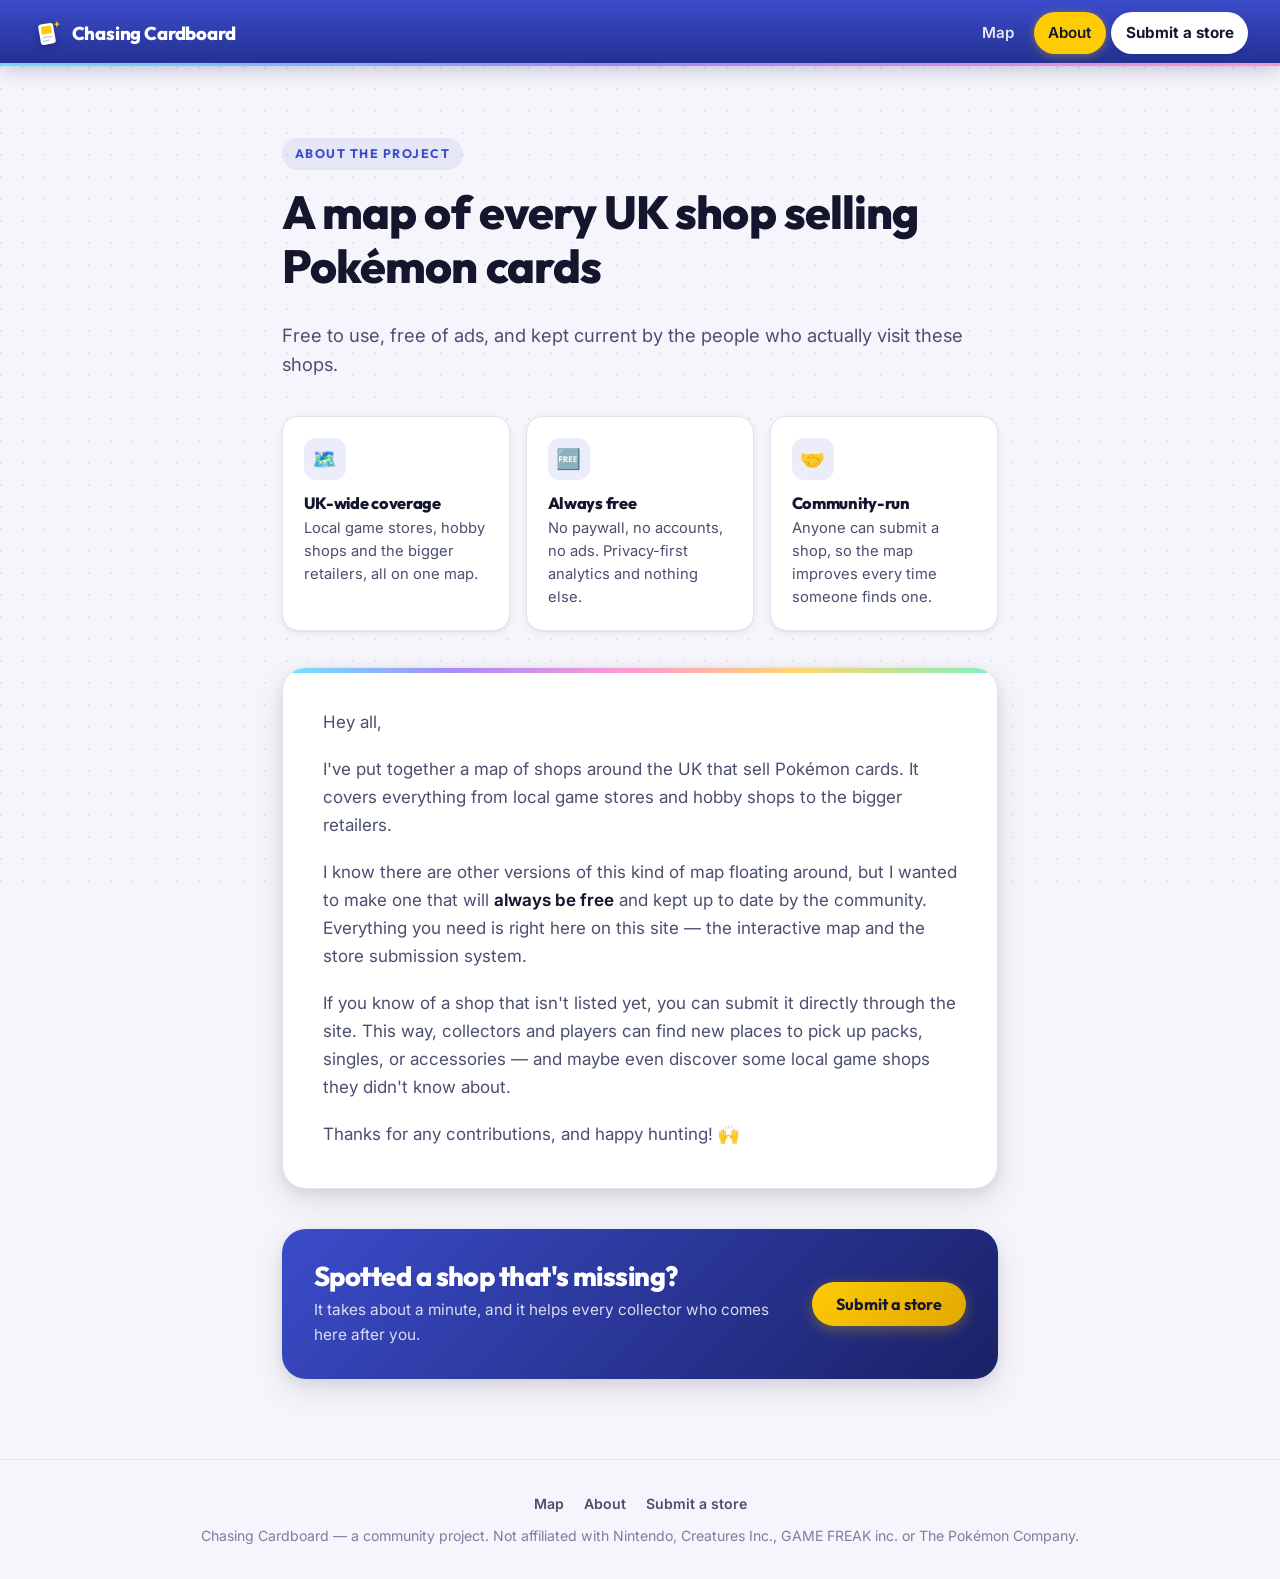
<file: about.html>
<!DOCTYPE html>
<html lang="en">
<head>
  <meta charset="UTF-8">
  <meta name="viewport" content="width=device-width, initial-scale=1.0">
  <title>About — Chasing Cardboard</title>
  <meta name="description" content="Why Chasing Cardboard exists: a free, community-maintained map of UK shops selling Pokémon cards, kept up to date by collectors and players.">

  <meta property="og:title" content="About — Chasing Cardboard">
  <meta property="og:description" content="A free, community-maintained map of UK shops selling Pokémon cards.">
  <meta property="og:type" content="website">
  <meta name="theme-color" content="#3b4cca">

  <link rel="icon" href="favicon.svg" type="image/svg+xml">
  <link rel="preconnect" href="https://fonts.googleapis.com">
  <link rel="preconnect" href="https://fonts.gstatic.com" crossorigin>
  <link href="https://fonts.googleapis.com/css2?family=Inter:wght@400;500;600&family=Outfit:wght@600;700;800&display=swap" rel="stylesheet">
  <link rel="stylesheet" href="style.css?v=20260914c">
</head>
<body class="has-page-bg">
  <a class="skip-link" href="#main">Skip to content</a>

  <header class="site-header">
    <a class="brand" href="index.html">
      <svg class="brand-mark" viewBox="0 0 64 64" aria-hidden="true">
        <g transform="rotate(-10 32 34)">
          <rect x="16" y="12" width="32" height="44" rx="6" fill="#fff"/>
          <rect x="21" y="17" width="22" height="17" rx="3" fill="#ffcb05"/>
          <rect x="21" y="39" width="22" height="3.5" rx="1.75" fill="#c9cce4"/>
          <rect x="21" y="46" width="14" height="3.5" rx="1.75" fill="#c9cce4"/>
        </g>
        <path d="M53 6l2 5.2L60 13l-5.2 2L53 20l-2-5L46 13l5-1.4z" fill="#ffcb05"/>
      </svg>
      Chasing Cardboard
    </a>
    <nav class="site-nav">
      <a class="nav-map" href="index.html">Map</a>
      <a href="about.html" aria-current="page">About</a>
      <a class="nav-cta" href="submit.html">Submit<span class="hide-sm"> a store</span></a>
    </nav>
  </header>

  <main class="page" id="main">
    <span class="eyebrow">About the project</span>
    <h1>A map of every UK shop selling Pokémon cards</h1>
    <p class="lede">Free to use, free of ads, and kept current by the people who actually visit these shops.</p>

    <ul class="features">
      <li class="feature">
        <div class="feature-icon" aria-hidden="true">🗺️</div>
        <h3>UK-wide coverage</h3>
        <p>Local game stores, hobby shops and the bigger retailers, all on one map.</p>
      </li>
      <li class="feature">
        <div class="feature-icon" aria-hidden="true">🆓</div>
        <h3>Always free</h3>
        <p>No paywall, no accounts, no ads. Privacy-first analytics and nothing else.</p>
      </li>
      <li class="feature">
        <div class="feature-icon" aria-hidden="true">🤝</div>
        <h3>Community-run</h3>
        <p>Anyone can submit a shop, so the map improves every time someone finds one.</p>
      </li>
    </ul>

    <div class="card card-holo prose">
      <p>Hey all,</p>
      <p>I've put together a map of shops around the UK that sell Pokémon cards. It covers everything from local game stores and hobby shops to the bigger retailers.</p>
      <p>I know there are other versions of this kind of map floating around, but I wanted to make one that will <strong>always be free</strong> and kept up to date by the community. Everything you need is right here on this site — the interactive map and the store submission system.</p>
      <p>If you know of a shop that isn't listed yet, you can submit it directly through the site. This way, collectors and players can find new places to pick up packs, singles, or accessories — and maybe even discover some local game shops they didn't know about.</p>
      <p style="margin-bottom:0">Thanks for any contributions, and happy hunting! 🙌</p>
    </div>

    <div class="callout" id="submit">
      <div>
        <h2>Spotted a shop that's missing?</h2>
        <p>It takes about a minute, and it helps every collector who comes here after you.</p>
      </div>
      <a class="btn btn-gold" href="submit.html">Submit a store</a>
    </div>
  </main>

  <footer class="site-footer">
    <nav>
      <a href="index.html">Map</a>
      <a href="about.html">About</a>
      <a href="submit.html">Submit a store</a>
    </nav>
    <p style="margin:0">Chasing Cardboard — a community project. Not affiliated with Nintendo, Creatures Inc., GAME FREAK inc. or The Pokémon Company.</p>
  </footer>

  <!-- 100% privacy-first analytics -->
  <script data-collect-dnt="true" async src="https://scripts.simpleanalyticscdn.com/latest.js"></script>
</body>
</html>
</file>
<file: style.css>
/* ==========================================================================
   Chasing Cardboard — shared stylesheet
   ========================================================================== */

/* --- Design tokens ------------------------------------------------------ */
:root {
  /* Brand */
  --indigo:       #3b4cca;
  --indigo-deep:  #232f8f;
  --indigo-dark:  #1a2166;
  --gold:         #ffcb05;
  --gold-deep:    #e0a800;
  --coral:        #ff5a5f;

  /* Neutrals */
  --ink:          #14162e;
  --ink-soft:     #4a4f70;
  --ink-faint:    #7b7fa0;
  --line:         #e4e3f0;
  --paper:        #f6f5fb;
  --card:         #ffffff;

  /* Holographic sheen used for accents */
  --holo: linear-gradient(110deg,
            #6ee7ff 0%, #a78bfa 24%, #ff9ad5 48%,
            #ffd66e 72%, #7ef0c0 100%);

  /* Structure */
  --nav-h:        66px;
  --radius:       16px;
  --radius-sm:    10px;
  --radius-lg:    24px;

  /* Shadows */
  --shadow-sm:  0 1px 2px rgba(20, 22, 46, .06),
                0 2px 8px rgba(20, 22, 46, .06);
  --shadow-md:  0 4px 12px rgba(20, 22, 46, .08),
                0 12px 32px rgba(20, 22, 46, .10);
  --shadow-lg:  0 8px 24px rgba(20, 22, 46, .10),
                0 24px 60px rgba(20, 22, 46, .16);

  --ease: cubic-bezier(.22, 1, .36, 1);
}

/* --- Reset -------------------------------------------------------------- */
*, *::before, *::after { box-sizing: border-box; }

html {
  height: 100%;
  -webkit-text-size-adjust: 100%;
  scroll-behavior: smooth;
}

body {
  margin: 0;
  min-height: 100%;
  background: var(--paper);
  color: var(--ink);
  font-family: 'Inter', -apple-system, BlinkMacSystemFont, 'Segoe UI',
               Roboto, Helvetica, Arial, sans-serif;
  font-size: 17px;
  line-height: 1.65;
  -webkit-font-smoothing: antialiased;
  -moz-osx-font-smoothing: grayscale;
}

img { max-width: 100%; display: block; }

/* Must beat the display values our components set on themselves */
[hidden] { display: none !important; }

/* Decorative dot grid behind content pages */
body.has-page-bg {
  background-image:
    radial-gradient(circle at 1px 1px, rgba(59, 76, 202, .10) 1px, transparent 0);
  background-size: 22px 22px;
  background-attachment: fixed;
}

h1, h2, h3, h4 {
  font-family: 'Outfit', 'Inter', system-ui, sans-serif;
  font-weight: 800;
  line-height: 1.15;
  letter-spacing: -.02em;
  color: var(--ink);
  margin: 0 0 .6em;
}

h1 { font-size: clamp(2rem, 5vw, 2.9rem); }
h2 { font-size: clamp(1.35rem, 3vw, 1.7rem); }
h3 { font-size: 1.12rem; }

p { margin: 0 0 1.1em; }

a { color: var(--indigo); }

:focus-visible {
  outline: 3px solid var(--gold);
  outline-offset: 3px;
  border-radius: 4px;
}

/* Skip link for keyboard users */
.skip-link {
  position: absolute;
  left: -9999px;
  top: 0;
  z-index: 300;
  background: var(--card);
  color: var(--ink);
  padding: .7rem 1.1rem;
  border-radius: 0 0 var(--radius-sm) 0;
  font-weight: 600;
}
.skip-link:focus { left: 0; }

/* --- Navbar ------------------------------------------------------------- */
.site-header {
  position: fixed;
  inset: 0 0 auto 0;
  height: var(--nav-h);
  z-index: 100;
  display: flex;
  align-items: center;
  justify-content: space-between;
  gap: 1rem;
  padding: 0 clamp(1rem, 4vw, 2rem);
  background: linear-gradient(180deg, var(--indigo) 0%, var(--indigo-deep) 100%);
  box-shadow: 0 2px 20px rgba(26, 33, 102, .28);
}

/* Holographic hairline under the nav */
.site-header::after {
  content: '';
  position: absolute;
  left: 0; right: 0; bottom: 0;
  height: 3px;
  background: var(--holo);
  background-size: 200% 100%;
  animation: holo-drift 14s linear infinite;
  opacity: .95;
}

@keyframes holo-drift {
  from { background-position:   0% 50%; }
  to   { background-position: 200% 50%; }
}

@media (prefers-reduced-motion: reduce) {
  .site-header::after { animation: none; }
  html { scroll-behavior: auto; }
}

.brand {
  display: inline-flex;
  align-items: center;
  gap: .6rem;
  color: #fff;
  text-decoration: none;
  font-family: 'Outfit', system-ui, sans-serif;
  font-weight: 800;
  font-size: 1.16rem;
  letter-spacing: -.01em;
  white-space: nowrap;
  transition: transform .25s var(--ease);
}
.brand:hover { transform: translateY(-1px); }

.brand-mark {
  width: 30px;
  height: 30px;
  flex: none;
  filter: drop-shadow(0 2px 4px rgba(0, 0, 0, .25));
  transition: transform .35s var(--ease);
}
.brand:hover .brand-mark { transform: rotate(-8deg) scale(1.06); }

.site-nav {
  display: flex;
  align-items: center;
  gap: .35rem;
}

.site-nav a {
  position: relative;
  display: inline-block;
  color: rgba(255, 255, 255, .88);
  text-decoration: none;
  font-weight: 600;
  font-size: .95rem;
  padding: .5rem .9rem;
  border-radius: 999px;
  transition: background .2s var(--ease), color .2s var(--ease);
}
.site-nav a:hover {
  background: rgba(255, 255, 255, .14);
  color: #fff;
}
.site-nav a[aria-current='page'] {
  color: var(--ink);
  background: var(--gold);
  box-shadow: 0 2px 10px rgba(255, 203, 5, .35);
}

.nav-cta {
  color: var(--ink) !important;
  background: #fff;
  font-weight: 700 !important;
  box-shadow: var(--shadow-sm);
}
.nav-cta:hover {
  background: var(--gold) !important;
  color: var(--ink) !important;
  transform: translateY(-1px);
}

/* --- Buttons ------------------------------------------------------------ */
.btn {
  display: inline-flex;
  align-items: center;
  justify-content: center;
  gap: .5rem;
  font-family: 'Outfit', system-ui, sans-serif;
  font-weight: 700;
  font-size: 1rem;
  line-height: 1;
  padding: .85rem 1.5rem;
  border: 0;
  border-radius: 999px;
  text-decoration: none;
  cursor: pointer;
  transition: transform .2s var(--ease), box-shadow .2s var(--ease),
              background .2s var(--ease);
}

.btn-primary {
  color: #fff;
  background: linear-gradient(135deg, var(--indigo) 0%, var(--indigo-deep) 100%);
  box-shadow: 0 4px 14px rgba(59, 76, 202, .35);
}
.btn-primary:hover {
  transform: translateY(-2px);
  box-shadow: 0 8px 22px rgba(59, 76, 202, .42);
}

.btn-gold {
  color: var(--ink);
  background: linear-gradient(135deg, var(--gold) 0%, var(--gold-deep) 100%);
  box-shadow: 0 4px 14px rgba(224, 168, 0, .35);
}
.btn-gold:hover {
  transform: translateY(-2px);
  box-shadow: 0 8px 22px rgba(224, 168, 0, .45);
}

.btn-ghost {
  color: var(--indigo);
  background: transparent;
  border: 2px solid var(--line);
}
.btn-ghost:hover { border-color: var(--indigo); background: #fff; }

/* --- Content pages ------------------------------------------------------ */
.page {
  max-width: 780px;
  margin: 0 auto;
  padding: calc(var(--nav-h) + clamp(2.5rem, 6vw, 4.5rem))
           clamp(1.15rem, 5vw, 2rem)
           clamp(3rem, 8vw, 5rem);
}

.eyebrow {
  display: inline-block;
  font-family: 'Outfit', system-ui, sans-serif;
  font-size: .78rem;
  font-weight: 700;
  letter-spacing: .12em;
  text-transform: uppercase;
  color: var(--indigo);
  background: rgba(59, 76, 202, .09);
  padding: .35rem .8rem;
  border-radius: 999px;
  margin-bottom: 1rem;
}

.lede {
  font-size: 1.15rem;
  line-height: 1.6;
  color: var(--ink-soft);
}

.prose { color: var(--ink-soft); }
.prose strong { color: var(--ink); font-weight: 650; }

.card {
  position: relative;
  background: var(--card);
  border: 1px solid var(--line);
  border-radius: var(--radius-lg);
  box-shadow: var(--shadow-md);
  padding: clamp(1.5rem, 4vw, 2.5rem);
  overflow: hidden;
}

.card-holo::before {
  content: '';
  position: absolute;
  inset: 0 0 auto 0;
  height: 5px;
  background: var(--holo);
}

/* Feature row */
.features {
  display: grid;
  grid-template-columns: repeat(auto-fit, minmax(210px, 1fr));
  gap: 1rem;
  margin: 2.25rem 0;
  padding: 0;
  list-style: none;
}

.feature {
  background: var(--card);
  border: 1px solid var(--line);
  border-radius: var(--radius);
  padding: 1.35rem 1.3rem;
  box-shadow: var(--shadow-sm);
  transition: transform .25s var(--ease), box-shadow .25s var(--ease);
}
.feature:hover {
  transform: translateY(-3px);
  box-shadow: var(--shadow-md);
}

.feature-icon {
  width: 42px;
  height: 42px;
  display: grid;
  place-items: center;
  border-radius: 12px;
  background: rgba(59, 76, 202, .1);
  margin-bottom: .85rem;
  font-size: 1.25rem;
}

.feature h3 { margin-bottom: .3rem; font-size: 1.02rem; }
.feature p  { margin: 0; font-size: .92rem; color: var(--ink-soft); line-height: 1.55; }

/* Callout */
.callout {
  display: flex;
  flex-wrap: wrap;
  align-items: center;
  justify-content: space-between;
  gap: 1.25rem;
  margin-top: 2.5rem;
  padding: clamp(1.4rem, 4vw, 2rem);
  border-radius: var(--radius-lg);
  background: linear-gradient(135deg, var(--indigo) 0%, var(--indigo-dark) 100%);
  color: #fff;
  box-shadow: var(--shadow-md);
}
.callout h2 { color: #fff; margin: 0 0 .3rem; }
.callout p  { margin: 0; color: rgba(255, 255, 255, .82); font-size: .96rem; }
.callout > div { min-width: 220px; flex: 1 1 380px; }

/* --- Footer ------------------------------------------------------------- */
.site-footer {
  border-top: 1px solid var(--line);
  padding: 2rem clamp(1.15rem, 5vw, 2rem);
  text-align: center;
  font-size: .88rem;
  color: var(--ink-faint);
}
.site-footer a { color: var(--ink-soft); text-decoration: none; font-weight: 600; }
.site-footer a:hover { color: var(--indigo); text-decoration: underline; }
.site-footer nav { margin-bottom: .5rem; display: flex; gap: 1.25rem; justify-content: center; flex-wrap: wrap; }

/* --- Small screens ------------------------------------------------------ */
@media (max-width: 700px) {
  :root { --nav-h: 60px; }

  body { font-size: 16px; }

  .site-header { padding: 0 .85rem; gap: .5rem; }
  .brand { font-size: .98rem; gap: .45rem; }
  .brand-mark { width: 26px; height: 26px; }
  .site-nav { gap: .15rem; }
  .site-nav a { padding: .45rem .75rem; font-size: .88rem; }

  /* The logo already returns you to the map, so drop the duplicate link */
  .site-nav .nav-map { display: none; }
  .hide-sm { display: none; }
}

/* =========================================================================
   Interactive store map (index.html)
   ========================================================================= */

.visually-hidden {
  position: absolute !important;
  width: 1px; height: 1px;
  margin: -1px; padding: 0;
  overflow: hidden;
  clip: rect(0 0 0 0);
  white-space: nowrap;
  border: 0;
}

.map-shell {
  position: fixed;
  inset: var(--nav-h) 0 0 0;
  display: grid;
  grid-template-columns: 360px 1fr;
  background: var(--paper);
}

.map-holder { position: relative; overflow: hidden; isolation: isolate; }

#map {
  width: 100%;
  height: 100%;
  background: #dfe3ee;
  z-index: 1;
}

/* --- Sidebar ------------------------------------------------------------ */
.panel {
  display: flex;
  flex-direction: column;
  min-height: 0;
  background: var(--card);
  border-right: 1px solid var(--line);
  box-shadow: 4px 0 24px rgba(20, 22, 46, .06);
  z-index: 20;
}

.panel-head {
  position: relative;
  padding: 1.15rem 1.15rem .9rem;
  border-bottom: 1px solid var(--line);
}

.sheet-close { display: none; }

/* Search */
.search-row {
  position: relative;
  display: flex;
  align-items: center;
  background: var(--paper);
  border: 2px solid var(--line);
  border-radius: 999px;
  transition: border-color .2s var(--ease), box-shadow .2s var(--ease);
}
.search-row:focus-within {
  border-color: var(--indigo);
  box-shadow: 0 0 0 4px rgba(59, 76, 202, .12);
}

.search-icon {
  display: grid;
  place-items: center;
  width: 40px;
  flex: none;
  color: var(--ink-faint);
}
.search-icon svg {
  width: 17px; height: 17px;
  fill: none; stroke: currentColor; stroke-width: 2; stroke-linecap: round;
}

#search {
  flex: 1 1 auto;
  min-width: 0;
  border: 0;
  background: none;
  padding: .7rem .25rem;
  font: inherit;
  font-size: .95rem;
  color: var(--ink);
  outline: none;
}
#search::-webkit-search-cancel-button { cursor: pointer; }

.search-go {
  flex: none;
  margin: 4px;
  padding: .45rem .95rem;
  border: 0;
  border-radius: 999px;
  background: var(--indigo);
  color: #fff;
  font: inherit;
  font-weight: 700;
  font-size: .85rem;
  cursor: pointer;
  transition: background .2s var(--ease);
}
.search-go:hover { background: var(--indigo-deep); }

.panel-actions {
  display: flex;
  flex-wrap: wrap;
  gap: .4rem;
  margin-top: .7rem;
}

.chip {
  display: inline-flex;
  align-items: center;
  gap: .4rem;
  padding: .45rem .85rem;
  border: 1px solid var(--line);
  border-radius: 999px;
  background: var(--card);
  color: var(--ink-soft);
  font: inherit;
  font-size: .85rem;
  font-weight: 600;
  cursor: pointer;
  transition: border-color .2s var(--ease), background .2s var(--ease), color .2s var(--ease);
}
.chip:hover { border-color: var(--indigo); color: var(--indigo); }
.chip svg {
  width: 15px; height: 15px;
  fill: none; stroke: currentColor; stroke-width: 2; stroke-linecap: round;
}
.chip-clear {
  background: rgba(59, 76, 202, .08);
  border-color: transparent;
  color: var(--indigo);
}
.chip-clear strong { font-weight: 700; }

.search-status:empty { display: none; }
.search-status {
  margin: .6rem 0 0;
  font-size: .84rem;
  color: var(--ink-soft);
}

.geo-hint {
  margin: .6rem 0 0;
  font-size: .82rem;
  line-height: 1.45;
  color: var(--ink-soft);
  background: rgba(255, 203, 5, .16);
  border-radius: var(--radius-sm);
  padding: .5rem .65rem;
}
.geo-hint kbd {
  font: inherit;
  font-weight: 700;
  background: #fff;
  border: 1px solid var(--line);
  border-radius: 4px;
  padding: 0 .3rem;
}

/* Filters */
.filters {
  margin: .9rem 0 0;
  padding: 0;
  border: 0;
  display: grid;
  gap: .1rem;
}

.filter {
  display: flex;
  align-items: center;
  gap: .6rem;
  padding: .42rem .5rem;
  border-radius: var(--radius-sm);
  font-size: .89rem;
  font-weight: 500;
  color: var(--ink-soft);
  cursor: pointer;
  user-select: none;
  transition: background .18s var(--ease);
}
.filter:hover { background: var(--paper); }

.filter input {
  position: absolute;
  width: 1px; height: 1px;
  margin: 0;
  opacity: 0;
  pointer-events: none;
}

.filter-dot {
  width: 13px; height: 13px;
  flex: none;
  border-radius: 4px;
  border: 2px solid var(--c, var(--indigo));
  background: var(--c, var(--indigo));
  position: relative;
  transition: background .18s var(--ease);
}
.filter input:not(:checked) ~ .filter-dot { background: transparent; }
.filter input:focus-visible ~ .filter-dot {
  outline: 3px solid var(--gold);
  outline-offset: 2px;
}
.filter input:not(:checked) ~ .filter-label { color: var(--ink-faint); text-decoration: line-through; }

.filter[data-cat="independent"] { --c: #3b4cca; }
.filter[data-cat="occasional"]  { --c: #c2185b; }
.filter[data-cat="chain"]       { --c: #e0a800; }

.filter-label { flex: 1 1 auto; }

.filter-count {
  font-size: .78rem;
  font-weight: 700;
  color: var(--ink-faint);
  background: var(--paper);
  border-radius: 999px;
  padding: .1rem .5rem;
}

/* List */
.list-head {
  display: flex;
  align-items: baseline;
  gap: .4rem;
  padding: .85rem 1.15rem .5rem;
}
.list-head h2 {
  margin: 0;
  font-size: 1rem;
  font-weight: 800;
}
.list-head span {
  font-size: .82rem;
  color: var(--ink-faint);
}

.shop-list {
  flex: 1 1 auto;
  min-height: 0;
  overflow-y: auto;
  overscroll-behavior: contain;
  margin: 0;
  padding: 0 .65rem .65rem;
  list-style: none;
}

.cc-card {
  display: flex;
  align-items: center;
  gap: .7rem;
  width: 100%;
  padding: .65rem .7rem;
  border: 0;
  border-radius: var(--radius-sm);
  background: none;
  font: inherit;
  text-align: left;
  cursor: pointer;
  transition: background .16s var(--ease);
}
.cc-card:hover { background: var(--paper); }

.cc-card-dot {
  width: 9px; height: 9px;
  flex: none;
  border-radius: 50%;
  background: var(--pin);
  box-shadow: 0 0 0 3px color-mix(in srgb, var(--pin) 18%, transparent);
}

.cc-card-body { display: flex; flex-direction: column; min-width: 0; }

.cc-card-name {
  font-weight: 600;
  font-size: .92rem;
  color: var(--ink);
  white-space: nowrap;
  overflow: hidden;
  text-overflow: ellipsis;
}

.cc-card-meta {
  font-size: .78rem;
  color: var(--ink-faint);
}

.cc-empty {
  padding: 1.5rem 1rem;
  text-align: center;
  color: var(--ink-soft);
  font-size: .9rem;
}
.cc-empty p { margin: 0 0 .5rem; }

.panel-foot {
  padding: .8rem 1.15rem 1rem;
  border-top: 1px solid var(--line);
  background: var(--card);
}
.btn-block { display: flex; width: 100%; }
.panel-foot p {
  margin: .6rem 0 0;
  font-size: .76rem;
  color: var(--ink-faint);
  text-align: center;
}

/* --- Markers, clusters, popups ----------------------------------------- */
.cc-pin-wrap { background: none; border: 0; }

.cc-pin {
  display: block;
  width: 28px; height: 34px;
  transition: transform .18s var(--ease), filter .18s var(--ease);
  filter: drop-shadow(0 2px 3px rgba(20, 22, 46, .35));
  transform-origin: 50% 100%;
}
.cc-pin svg { width: 100%; height: 100%; fill: var(--pin); }
.cc-pin:hover, .cc-pin.is-active {
  transform: scale(1.22);
  filter: drop-shadow(0 4px 7px rgba(20, 22, 46, .45));
  z-index: 1000;
}

.cc-cluster {
  display: grid;
  place-items: center;
  border-radius: 50%;
  color: #fff;
  font-family: 'Outfit', system-ui, sans-serif;
  font-weight: 800;
  font-size: .88rem;
  background: linear-gradient(135deg, var(--indigo) 0%, var(--indigo-deep) 100%);
  box-shadow: 0 0 0 5px rgba(59, 76, 202, .22), 0 3px 10px rgba(20, 22, 46, .3);
  transition: transform .18s var(--ease);
}
.cc-cluster:hover { transform: scale(1.08); }
.cc-cluster-md { box-shadow: 0 0 0 6px rgba(59, 76, 202, .2), 0 3px 12px rgba(20, 22, 46, .3); }
.cc-cluster-lg {
  background: linear-gradient(135deg, var(--indigo-deep) 0%, var(--indigo-dark) 100%);
  box-shadow: 0 0 0 7px rgba(35, 47, 143, .2), 0 4px 14px rgba(20, 22, 46, .34);
  font-size: .95rem;
}

.cc-you {
  background: none;
  border: 0;
}
.cc-you span {
  display: block;
  width: 18px; height: 18px;
  border-radius: 50%;
  background: #2f7cf6;
  border: 3px solid #fff;
  box-shadow: 0 0 0 4px rgba(47, 124, 246, .28), 0 2px 6px rgba(0, 0, 0, .3);
}

.cc-popup-wrap .leaflet-popup-content-wrapper {
  border-radius: var(--radius);
  box-shadow: var(--shadow-lg);
  padding: 0;
  overflow: hidden;
}
.cc-popup-wrap .leaflet-popup-content { margin: 0; width: auto !important; }
.cc-popup-wrap .leaflet-popup-tip { box-shadow: var(--shadow-sm); }

.cc-popup { padding: .95rem 1rem 1rem; font-family: inherit; }

.cc-badge {
  display: inline-block;
  font-size: .68rem;
  font-weight: 800;
  letter-spacing: .06em;
  text-transform: uppercase;
  color: var(--pin);
  background: color-mix(in srgb, var(--pin) 12%, transparent);
  padding: .2rem .5rem;
  border-radius: 999px;
  margin-bottom: .45rem;
}

.cc-popup h3 {
  margin: 0 0 .35rem;
  font-size: 1.02rem;
  line-height: 1.25;
}

.cc-popup-notes,
.cc-popup-dist {
  margin: 0 0 .5rem;
  font-size: .84rem;
  line-height: 1.45;
  color: var(--ink-soft);
  white-space: pre-line;
}
.cc-popup-dist { color: var(--ink-faint); }

.cc-popup-actions { display: flex; gap: .4rem; margin-top: .7rem; }

.cc-btn-sm {
  flex: 1 1 auto;
  display: inline-flex;
  align-items: center;
  justify-content: center;
  padding: .5rem .7rem;
  border-radius: 999px;
  border: 1px solid var(--line);
  font-size: .82rem;
  font-weight: 700;
  text-decoration: none;
  color: var(--ink-soft);
  transition: background .18s var(--ease), color .18s var(--ease), border-color .18s var(--ease);
}
.cc-btn-sm:hover { border-color: var(--indigo); color: var(--indigo); }
.cc-btn-solid {
  background: var(--indigo);
  border-color: var(--indigo);
  color: #fff;
}
.cc-btn-solid:hover { background: var(--indigo-deep); border-color: var(--indigo-deep); color: #fff; }

/* Leaflet chrome tuned to match the site */
.leaflet-control-zoom a {
  border-radius: 10px !important;
  color: var(--ink) !important;
  border: 1px solid var(--line) !important;
  box-shadow: var(--shadow-sm);
}
.leaflet-control-zoom { border: 0 !important; box-shadow: none !important; }
.leaflet-control-zoom a:first-child { margin-bottom: 4px; }
.leaflet-control-attribution {
  font-size: .7rem !important;
  background: rgba(255, 255, 255, .82) !important;
  border-radius: 8px 0 0 0;
}

/* --- Loading overlay ---------------------------------------------------- */
.map-loading {
  position: absolute;
  inset: 0;
  z-index: 30;
  display: grid;
  place-items: center;
  background: rgba(246, 245, 251, .92);
  text-align: center;
  color: var(--ink-soft);
  font-size: .95rem;
}
.map-loading[hidden] { display: none; }

.spinner {
  display: block;
  width: 34px; height: 34px;
  margin: 0 auto .8rem;
  border: 3px solid rgba(59, 76, 202, .2);
  border-top-color: var(--indigo);
  border-radius: 50%;
  animation: spin .8s linear infinite;
}
@keyframes spin { to { transform: rotate(360deg); } }
@media (prefers-reduced-motion: reduce) { .spinner { animation-duration: 2.4s; } }

/* --- Mobile: sidebar becomes a bottom sheet ----------------------------- */
.sheet-toggle { display: none; }

@media (max-width: 860px) {
  .map-shell { grid-template-columns: 1fr; }

  .panel {
    position: absolute;
    left: 0; right: 0; bottom: 0;
    height: min(82vh, 620px);
    border-right: 0;
    border-radius: var(--radius-lg) var(--radius-lg) 0 0;
    box-shadow: 0 -8px 40px rgba(20, 22, 46, .22);
    transform: translateY(102%);
    transition: transform .34s var(--ease);
    z-index: 40;
  }
  body.sheet-open .panel { transform: none; }

  .panel::before {
    content: '';
    position: absolute;
    top: .5rem; left: 50%;
    transform: translateX(-50%);
    width: 40px; height: 4px;
    border-radius: 999px;
    background: var(--line);
  }

  .panel-head { padding-top: 2.2rem; }

  .sheet-close {
    display: grid;
    place-items: center;
    position: absolute;
    top: 1.05rem; right: .9rem;
    width: 30px; height: 30px;
    border: 0;
    border-radius: 50%;
    background: var(--paper);
    color: var(--ink-faint);
    font-size: 1.15rem;
    line-height: 1;
    cursor: pointer;
  }

  .sheet-toggle {
    display: inline-flex;
    align-items: center;
    gap: .5rem;
    position: absolute;
    left: 50%;
    bottom: 1.15rem;
    transform: translateX(-50%);
    z-index: 35;
    padding: .75rem 1.35rem;
    border: 0;
    border-radius: 999px;
    background: var(--ink);
    color: #fff;
    font-family: 'Outfit', system-ui, sans-serif;
    font-weight: 700;
    font-size: .95rem;
    box-shadow: var(--shadow-lg);
    cursor: pointer;
  }
  .sheet-toggle svg {
    width: 17px; height: 17px;
    fill: none; stroke: currentColor; stroke-width: 2.2; stroke-linecap: round;
  }
  body.sheet-open .sheet-toggle { display: none; }

  .leaflet-control-attribution { font-size: .62rem !important; }
}

/* =========================================================================
   Submission form (submit.html)
   ========================================================================= */

.submit-form { padding: 0; }

/* Honeypot — off-screen rather than display:none, so bots still fill it */
.hp {
  position: absolute;
  left: -9999px;
  width: 1px; height: 1px;
  overflow: hidden;
}

.form-section {
  padding: clamp(1.4rem, 4vw, 2rem);
  border-bottom: 1px solid var(--line);
}
.form-section:first-of-type { padding-top: clamp(1.6rem, 4vw, 2.2rem); }

.form-section > h2 {
  font-size: .8rem;
  font-weight: 800;
  letter-spacing: .12em;
  text-transform: uppercase;
  color: var(--ink-faint);
  margin: 0 0 1.25rem;
}

.field { margin-bottom: 1.15rem; border: 0; padding: 0; }
.field:last-child { margin-bottom: 0; }

.field > label,
.field > legend {
  display: block;
  font-size: .92rem;
  font-weight: 650;
  color: var(--ink);
  margin-bottom: .4rem;
  padding: 0;
}

.req { color: var(--coral); font-weight: 700; }
.opt {
  font-weight: 500;
  font-size: .82rem;
  color: var(--ink-faint);
  margin-left: .2rem;
}

.field input[type="text"],
.field input[type="url"],
.field input[type="email"],
.field textarea {
  width: 100%;
  padding: .72rem .9rem;
  font: inherit;
  font-size: .95rem;
  color: var(--ink);
  background: var(--card);
  border: 2px solid var(--line);
  border-radius: var(--radius-sm);
  transition: border-color .18s var(--ease), box-shadow .18s var(--ease);
}
.field textarea { resize: vertical; min-height: 84px; line-height: 1.55; }

.field input:hover,
.field textarea:hover { border-color: #d3d2e4; }

.field input:focus,
.field textarea:focus {
  outline: none;
  border-color: var(--indigo);
  box-shadow: 0 0 0 4px rgba(59, 76, 202, .13);
}

.field.has-error input,
.field.has-error textarea { border-color: var(--coral); }
.field.has-error input:focus,
.field.has-error textarea:focus { box-shadow: 0 0 0 4px rgba(255, 90, 95, .16); }

.field-hint {
  margin: .4rem 0 0;
  font-size: .82rem;
  color: var(--ink-faint);
  line-height: 1.5;
}

.field-error {
  margin: .4rem 0 0;
  font-size: .84rem;
  font-weight: 600;
  color: var(--coral);
  display: none;
}
.field-error.is-shown { display: block; }

.field-row {
  display: grid;
  grid-template-columns: 1.6fr 1fr;
  gap: 1rem;
}

/* Store type picker */
.type-grid { display: grid; gap: .55rem; }

.type-option {
  display: flex;
  align-items: flex-start;
  gap: .75rem;
  padding: .85rem .95rem;
  border: 2px solid var(--line);
  border-radius: var(--radius-sm);
  cursor: pointer;
  transition: border-color .18s var(--ease), background .18s var(--ease);
}
.type-option:hover { border-color: #d3d2e4; background: var(--paper); }

.type-option input {
  appearance: none;
  -webkit-appearance: none;
  flex: none;
  width: 18px; height: 18px;
  margin: .18rem 0 0;
  border: 2px solid var(--line);
  border-radius: 50%;
  background: var(--card);
  cursor: pointer;
  transition: border-color .18s var(--ease), box-shadow .18s var(--ease);
}
.type-option input:checked {
  border-color: var(--c, var(--indigo));
  border-width: 6px;
}
.type-option input:focus-visible { outline: 3px solid var(--gold); outline-offset: 2px; }

.type-option[data-cat="independent"] { --c: #3b4cca; }
.type-option[data-cat="occasional"]  { --c: #c2185b; }
.type-option[data-cat="chain"]       { --c: #e0a800; }

.type-option:has(input:checked) {
  border-color: var(--c);
  background: color-mix(in srgb, var(--c) 6%, transparent);
}

.type-body { display: flex; flex-direction: column; gap: .1rem; }
.type-name { font-weight: 650; font-size: .93rem; color: var(--ink); }
.type-hint { font-size: .82rem; color: var(--ink-faint); line-height: 1.45; }

/* Postcode + lookup */
.postcode-row { display: flex; gap: .6rem; align-items: stretch; }
.postcode-row input { max-width: 190px; text-transform: uppercase; }
.btn-find { flex: none; padding: .72rem 1.15rem; font-size: .92rem; }
.btn-find:disabled { opacity: .65; cursor: progress; transform: none; }

/* Location picker */
.locate {
  margin-top: 1.15rem;
  border: 2px solid var(--line);
  border-radius: var(--radius);
  overflow: hidden;
  animation: fade-in .3s var(--ease) both;
}

@keyframes fade-in { from { opacity: 0; transform: translateY(6px); } to { opacity: 1; transform: none; } }

.locate-head { padding: .9rem 1rem .75rem; background: var(--paper); }
.locate-head h3 { margin: 0 0 .15rem; font-size: .95rem; }
.locate-head p  { margin: 0; font-size: .84rem; color: var(--ink-soft); line-height: 1.5; }

.locate-map { height: 300px; background: #dfe3ee; }
.locate-map .leaflet-control-attribution { font-size: .65rem !important; }

.locate-coords {
  margin: 0;
  padding: .65rem 1rem;
  font-size: .82rem;
  color: var(--ink-faint);
  background: var(--paper);
  border-top: 1px solid var(--line);
}
.locate-coords:empty { display: none; }

/* Duplicate warning */
.dupe-warn {
  margin-top: 1.15rem;
  padding: .95rem 1.1rem;
  border-radius: var(--radius-sm);
  background: rgba(255, 203, 5, .14);
  border: 1px solid rgba(224, 168, 0, .35);
  font-size: .88rem;
  color: var(--ink-soft);
  line-height: 1.55;
}
.dupe-warn strong { display: block; color: var(--ink); margin-bottom: .4rem; }
.dupe-warn ul { margin: 0 0 .5rem; padding-left: 1.1rem; }
.dupe-warn li { margin-bottom: .15rem; font-weight: 600; color: var(--ink); }
.dupe-warn li span { font-weight: 400; color: var(--ink-faint); }
.dupe-warn p { margin: 0; font-size: .84rem; }

/* Footer of the form */
.form-foot {
  padding: clamp(1.4rem, 4vw, 2rem);
  text-align: center;
}

.form-error {
  margin: 0 0 1rem;
  padding: .8rem 1rem;
  border-radius: var(--radius-sm);
  background: rgba(255, 90, 95, .1);
  border: 1px solid rgba(255, 90, 95, .3);
  color: #b3262b;
  font-size: .9rem;
  font-weight: 600;
}

.btn-submit {
  width: 100%;
  max-width: 320px;
  position: relative;
  padding: 1rem 1.5rem;
  font-size: 1.05rem;
}
.btn-submit:disabled { cursor: progress; }

.btn-spin {
  display: none;
  width: 17px; height: 17px;
  border: 2px solid rgba(20, 22, 46, .25);
  border-top-color: var(--ink);
  border-radius: 50%;
  animation: spin .7s linear infinite;
}
.btn-submit.is-loading .btn-label { opacity: .55; }
.btn-submit.is-loading .btn-spin { display: block; }

.form-foot-note {
  margin: .85rem 0 0;
  font-size: .82rem;
  color: var(--ink-faint);
}

/* Success state */
.submit-done { text-align: center; }

.done-mark {
  width: 58px; height: 58px;
  margin: .25rem auto 1rem;
  display: grid;
  place-items: center;
  border-radius: 50%;
  background: rgba(59, 76, 202, .1);
}
.done-mark svg {
  width: 28px; height: 28px;
  fill: none; stroke: var(--indigo); stroke-width: 2.6;
  stroke-linecap: round; stroke-linejoin: round;
}

.submit-done h2 { margin-bottom: .5rem; }
.submit-done .prose { max-width: 46ch; margin: 0 auto 1.5rem; }

.done-actions {
  display: flex;
  gap: .6rem;
  justify-content: center;
  flex-wrap: wrap;
}

@media (max-width: 560px) {
  .field-row { grid-template-columns: 1fr; gap: 0; }
  .postcode-row { flex-direction: column; }
  .postcode-row input { max-width: none; }
  .btn-find { width: 100%; }
  .locate-map { height: 260px; }
  .btn-submit { max-width: none; }
}

.cc-loading-hint {
  display: inline-block;
  margin: .75rem 0 0;
  padding: .6rem .85rem;
  text-align: left;
  font-family: ui-monospace, SFMono-Regular, Menlo, monospace;
  font-size: .8rem;
  line-height: 1.6;
  color: var(--ink);
  background: var(--card);
  border: 1px solid var(--line);
  border-radius: var(--radius-sm);
  white-space: pre;
  overflow-x: auto;
  max-width: 100%;
}

/* =========================================================================
   Map themes
   A data-map-theme attribute on <html> swaps the look: 'classic' (plain) or
   'pixel' (16-bit handheld-RPG styling, original artwork). Both pin shapes
   ship in every marker, so switching is pure CSS and rebuilds nothing.

   Palette sampled from a GBA-era town scene: mint grass, sand paths, sky
   roofs, deep slate outlines.
   ========================================================================= */

/* --- Theme toggle button ------------------------------------------------ */
.theme-toggle {
  position: absolute;
  top: 1rem;
  left: 1rem;
  z-index: 35;
  display: inline-flex;
  align-items: center;
  gap: .5rem;
  padding: .55rem 1rem .55rem .8rem;
  border: 0;
  border-radius: 999px;
  background: rgba(255, 255, 255, .95);
  backdrop-filter: blur(8px);
  -webkit-backdrop-filter: blur(8px);
  color: var(--ink);
  font-family: 'Outfit', system-ui, sans-serif;
  font-weight: 700;
  font-size: .85rem;
  box-shadow: var(--shadow-md);
  cursor: pointer;
  transition: transform .2s var(--ease), box-shadow .2s var(--ease),
              background .2s var(--ease);
}
.theme-toggle:hover { transform: translateY(-1px); box-shadow: var(--shadow-lg); }

.theme-icon {
  width: 17px; height: 17px;
  flex: none;
  fill: none;
  stroke: currentColor;
  stroke-width: 1.7;
  stroke-linejoin: round;
  stroke-linecap: round;
}

/* --- Pin shapes --------------------------------------------------------- */
.pin-shape { width: 100%; height: 100%; }
.pin-pixel { display: none; }

.pin-classic path { fill: var(--pin); }

.px-dark { fill: #2b3050; }
.px-body { fill: var(--pin); }
.px-hi   { fill: rgba(255, 255, 255, .5); }
.px-sh   { fill: rgba(43, 48, 80, .22); }
.px-dot  { fill: #fffdf0; }

/* --- Pixel theme -------------------------------------------------------- */
:root[data-map-theme='pixel'] {
  --px-grass:    #73cea5;
  --px-grass-lt: #bde7a5;
  --px-sand:     #ede68c;
  --px-sky:      #addeef;
  --px-roof:     #95c6d5;
  --px-ink:      #43496b;
  --px-ink-deep: #2b3050;
  --px-paper:    #fffdf0;
  --px-rule:     #ded7b8;
  --px-font: 'Press Start 2P', ui-monospace, 'Courier New', monospace;

  /* Tune the basemap from these two: the filter pushes greens and water
     toward the palette, the wash lays sand over the land. */
  --map-filter: saturate(2.2) hue-rotate(-12deg) brightness(1.04);
  --map-warmth: rgba(237, 230, 140, .40);
}

/* Recolour the tile images themselves — never the pane Leaflet transforms */
:root[data-map-theme='pixel'] .leaflet-tile { filter: var(--map-filter); }

:root[data-map-theme='pixel'] .map-holder::before {
  content: '';
  position: absolute;
  inset: 0;
  z-index: 22;
  pointer-events: none;
  background: var(--map-warmth);
  mix-blend-mode: multiply;
}

/* Hard inner border, like the edge of a handheld screen */
:root[data-map-theme='pixel'] .map-holder::after {
  content: '';
  position: absolute;
  inset: 0;
  z-index: 24;
  pointer-events: none;
  box-shadow: inset 0 0 0 4px var(--px-ink-deep);
}

/* Markers */
:root[data-map-theme='pixel'] .pin-classic { display: none; }
:root[data-map-theme='pixel'] .pin-pixel   { display: block; }

:root[data-map-theme='pixel'] .cc-pin {
  filter: drop-shadow(2px 2px 0 rgba(43, 48, 80, .35));
  transform-origin: 14px 34px;
}
:root[data-map-theme='pixel'] .cc-pin:hover,
:root[data-map-theme='pixel'] .cc-pin.is-active {
  transform: translateY(-2px) scale(1.1);
  filter: drop-shadow(2px 4px 0 rgba(43, 48, 80, .4));
}

/* Clusters as chunky bevelled badges.
   Note: no `position` here — Leaflet owns that (see the 11 Sept offset bug). */
:root[data-map-theme='pixel'] .cc-cluster {
  border-radius: 0;
  background: var(--px-grass);
  color: var(--px-ink-deep);
  font-family: var(--px-font);
  font-size: .62rem;
  letter-spacing: 0;
  text-shadow: none;
  box-shadow:
    inset 2px 2px 0 rgba(255, 255, 255, .6),
    inset -2px -2px 0 rgba(43, 48, 80, .2),
    0 0 0 3px var(--px-ink-deep),
    4px 4px 0 rgba(43, 48, 80, .3);
}
:root[data-map-theme='pixel'] .cc-cluster:hover { transform: translate(-1px, -1px); }
:root[data-map-theme='pixel'] .cc-cluster-md { background: var(--px-sky); }
:root[data-map-theme='pixel'] .cc-cluster-lg { background: var(--px-sand); font-size: .68rem; }

:root[data-map-theme='pixel'] .cc-you span {
  border-radius: 0;
  background: #ff5a5f;
  border-color: #fffdf0;
  box-shadow: 0 0 0 3px var(--px-ink-deep);
}

/* Popups as dialogue boxes */
:root[data-map-theme='pixel'] .cc-popup-wrap .leaflet-popup-content-wrapper {
  border-radius: 0;
  background: var(--px-paper);
  box-shadow: 0 0 0 4px var(--px-ink-deep), 6px 6px 0 rgba(43, 48, 80, .28);
}
:root[data-map-theme='pixel'] .cc-popup-wrap .leaflet-popup-tip {
  background: var(--px-ink-deep);
  box-shadow: none;
}
:root[data-map-theme='pixel'] .cc-popup h3 { font-family: var(--px-font); font-size: .72rem; line-height: 1.5; }
:root[data-map-theme='pixel'] .cc-badge {
  border-radius: 0;
  font-family: var(--px-font);
  font-size: .52rem;
  letter-spacing: 0;
  padding: .32rem .5rem;
  color: var(--px-ink-deep);
  background: color-mix(in srgb, var(--pin) 22%, transparent);
  box-shadow: inset 0 0 0 2px var(--pin);
}
:root[data-map-theme='pixel'] .cc-btn-sm {
  border-radius: 0;
  border: 3px solid var(--px-ink-deep);
  font-family: var(--px-font);
  font-size: .55rem;
  line-height: 1.6;
  color: var(--px-ink-deep);
  box-shadow: inset 2px 2px 0 rgba(255, 255, 255, .5), 3px 3px 0 rgba(43, 48, 80, .25);
}
:root[data-map-theme='pixel'] .cc-btn-solid {
  background: var(--px-sky);
  color: var(--px-ink-deep);
}
:root[data-map-theme='pixel'] .cc-btn-sm:active { transform: translate(3px, 3px); box-shadow: inset 2px 2px 0 rgba(43,48,80,.15); }

/* Sidebar as a game menu panel */
:root[data-map-theme='pixel'] .panel {
  background: var(--px-paper);
  border-right: 4px solid var(--px-ink-deep);
}
:root[data-map-theme='pixel'] .panel-head,
:root[data-map-theme='pixel'] .panel-foot { border-color: var(--px-rule); }

:root[data-map-theme='pixel'] .search-row {
  border-radius: 0;
  border: 3px solid var(--px-ink-deep);
  background: #fff;
  box-shadow: inset 2px 2px 0 rgba(43, 48, 80, .1);
}
:root[data-map-theme='pixel'] .search-row:focus-within {
  box-shadow: inset 2px 2px 0 rgba(43, 48, 80, .1), 0 0 0 3px var(--px-grass);
}
:root[data-map-theme='pixel'] .search-go {
  border-radius: 0;
  margin: 3px;
  font-family: var(--px-font);
  font-size: .56rem;
  background: var(--px-ink);
  box-shadow: inset 2px 2px 0 rgba(255, 255, 255, .3), inset -2px -2px 0 rgba(0, 0, 0, .25);
}
:root[data-map-theme='pixel'] .chip {
  border-radius: 0;
  border: 2px solid var(--px-ink-deep);
  font-family: var(--px-font);
  font-size: .56rem;
  padding: .5rem .7rem;
  color: var(--px-ink-deep);
  box-shadow: 2px 2px 0 rgba(43, 48, 80, .2);
}
:root[data-map-theme='pixel'] .chip:active { transform: translate(2px, 2px); box-shadow: none; }
:root[data-map-theme='pixel'] .chip-clear { background: var(--px-grass-lt); }

:root[data-map-theme='pixel'] .filter-dot { border-radius: 0; box-shadow: 0 0 0 2px var(--px-ink-deep); }
:root[data-map-theme='pixel'] .filter:hover { background: var(--px-grass-lt); }
:root[data-map-theme='pixel'] .filter-count {
  border-radius: 0;
  font-family: var(--px-font);
  font-size: .5rem;
  padding: .28rem .45rem;
  background: var(--px-grass-lt);
  color: var(--px-ink-deep);
}
:root[data-map-theme='pixel'] .geo-hint { border-radius: 0; background: var(--px-sand); color: var(--px-ink-deep); }
:root[data-map-theme='pixel'] .geo-hint kbd { border-radius: 0; border-color: var(--px-ink-deep); }

:root[data-map-theme='pixel'] .list-head h2 { font-family: var(--px-font); font-size: .62rem; line-height: 1.6; }
:root[data-map-theme='pixel'] .cc-card { border-radius: 0; }
:root[data-map-theme='pixel'] .cc-card:hover { background: var(--px-grass-lt); }
:root[data-map-theme='pixel'] .cc-card-dot {
  border-radius: 0;
  width: 10px; height: 10px;
  box-shadow: 0 0 0 2px var(--px-ink-deep);
}

/* Buttons get the classic two-tone bevel and a press that actually moves */
:root[data-map-theme='pixel'] .btn,
:root[data-map-theme='pixel'] .theme-toggle,
:root[data-map-theme='pixel'] .sheet-toggle {
  border-radius: 0;
  border: 3px solid var(--px-ink-deep);
  font-family: var(--px-font);
  font-size: .62rem;
  line-height: 1.7;
  color: var(--px-ink-deep);
  backdrop-filter: none;
  -webkit-backdrop-filter: none;
  box-shadow:
    inset 2px 2px 0 rgba(255, 255, 255, .5),
    inset -2px -2px 0 rgba(43, 48, 80, .2),
    4px 4px 0 rgba(43, 48, 80, .3);
  transition: transform .08s steps(2), box-shadow .08s steps(2);
}
:root[data-map-theme='pixel'] .btn:hover,
:root[data-map-theme='pixel'] .theme-toggle:hover,
:root[data-map-theme='pixel'] .sheet-toggle:hover {
  transform: translate(1px, 1px);
  box-shadow:
    inset 2px 2px 0 rgba(255, 255, 255, .5),
    inset -2px -2px 0 rgba(43, 48, 80, .2),
    3px 3px 0 rgba(43, 48, 80, .3);
}
:root[data-map-theme='pixel'] .btn:active,
:root[data-map-theme='pixel'] .theme-toggle:active,
:root[data-map-theme='pixel'] .sheet-toggle:active {
  transform: translate(4px, 4px);
  box-shadow: inset 2px 2px 0 rgba(43, 48, 80, .18);
}
:root[data-map-theme='pixel'] .theme-toggle { background: var(--px-paper); }
:root[data-map-theme='pixel'] .sheet-toggle { background: var(--px-sand); }
:root[data-map-theme='pixel'] .btn-gold  { background: var(--px-sand); }
:root[data-map-theme='pixel'] .btn-primary { background: var(--px-sky); color: var(--px-ink-deep); }

/* Leaflet's own chrome */
:root[data-map-theme='pixel'] .leaflet-control-zoom a {
  border-radius: 0 !important;
  border: 3px solid var(--px-ink-deep) !important;
  background: var(--px-paper);
  color: var(--px-ink-deep) !important;
  font-family: var(--px-font);
  font-size: .7rem;
  box-shadow: 2px 2px 0 rgba(43, 48, 80, .3);
}
:root[data-map-theme='pixel'] .leaflet-control-attribution {
  border-radius: 0;
  background: rgba(255, 253, 240, .9) !important;
}

@media (prefers-reduced-motion: reduce) {
  .theme-toggle, .cc-pin { transition: none; }
}

@media (max-width: 860px) {
  .theme-toggle {
    top: .7rem;
    left: .7rem;
    padding: .45rem .8rem .45rem .65rem;
    font-size: .78rem;
  }
  :root[data-map-theme='pixel'] .theme-toggle,
  :root[data-map-theme='pixel'] .sheet-toggle { font-size: .5rem; }
}

/* =========================================================================
   Easter eggs
   ========================================================================= */

/* --- Toast -------------------------------------------------------------- */
.cc-toast {
  position: fixed;
  left: 50%;
  bottom: 2rem;
  transform: translateX(-50%);
  z-index: 200;
  display: grid;
  gap: .15rem;
  padding: .8rem 1.3rem;
  border: 3px solid var(--px-ink-deep, #2b3050);
  border-radius: 0;
  background: var(--px-paper, #fffdf0);
  color: var(--px-ink-deep, #2b3050);
  text-align: center;
  box-shadow: 5px 5px 0 rgba(43, 48, 80, .3);
  animation: toast-in .3s steps(3) both;
}
.cc-toast strong {
  font-family: 'Press Start 2P', ui-monospace, monospace;
  font-size: .62rem;
  line-height: 1.6;
}
.cc-toast span { font-size: .84rem; color: var(--ink-soft); }
.cc-toast.is-going { animation: toast-out .5s ease-in both; }

@keyframes toast-in  { from { transform: translate(-50%, 20px); opacity: 0; } }
@keyframes toast-out { to   { transform: translate(-50%, 20px); opacity: 0; } }

/* --- The wanderer -------------------------------------------------------
   Add artwork by dropping a strip in sprites/ and listing it in
   sprites/sprites.json. map.js picks one at random and sets every variable
   below per sheet — size and frame count both come from the file and its
   name, so there is nothing here to change. These are only the fallbacks.
   ------------------------------------------------------------------------ */
:root {
  --sprite-url:    url('sprites/wanderer-right-6.png');
  --sprite-frames: 6;
  --sprite-w:      32px;
  --sprite-h:      32px;
  --sprite-scale:  2;      /* drawn at 2x so the pixels stay chunky */
  --sprite-fps:    .72s;   /* time for one full walk cycle */
  --sprite-travel: 18s;    /* time to cross the map */
}

.cc-wanderer {
  position: absolute;
  bottom: 2.2rem;
  left: 0;
  z-index: 26;
  pointer-events: none;
  width:  calc(var(--sprite-w) * var(--sprite-scale));
  height: calc(var(--sprite-h) * var(--sprite-scale));
  background-image: var(--sprite-url);
  background-repeat: no-repeat;
  background-size: calc(var(--sprite-w) * var(--sprite-frames) * var(--sprite-scale)) auto;
  image-rendering: pixelated;
  filter: drop-shadow(2px 2px 0 rgba(43, 48, 80, .28));
  animation: crit-walk var(--sprite-fps) steps(6) infinite,
             crit-cross var(--sprite-travel) linear forwards;
}

/* Walking the other way: mirror the sprite and cross in reverse */
.cc-wanderer.is-backwards {
  animation: crit-walk var(--sprite-fps) steps(6) infinite,
             crit-cross-back var(--sprite-travel) linear forwards;
}

/* ...unless there's a left-facing sheet, in which case the art already faces
   the right way and flipping it would undo the drawing */
.cc-wanderer.is-backwards.is-drawn-facing {
  animation: crit-walk var(--sprite-fps) steps(6) infinite,
             crit-cross-back-flat var(--sprite-travel) linear forwards;
}

@keyframes crit-walk {
  to { background-position-x: calc(var(--sprite-w) * var(--sprite-frames) * var(--sprite-scale) * -1); }
}
@keyframes crit-cross {
  from { transform: translateX(-80px) scaleX(1); }
  to   { transform: translateX(calc(100vw + 80px)) scaleX(1); }
}
@keyframes crit-cross-back {
  from { transform: translateX(calc(100vw + 80px)) scaleX(-1); }
  to   { transform: translateX(-80px) scaleX(-1); }
}
@keyframes crit-cross-back-flat {
  from { transform: translateX(calc(100vw + 80px)); }
  to   { transform: translateX(-80px); }
}

@media (prefers-reduced-motion: reduce) { .cc-wanderer { display: none; } }

/* --- Foil finish --------------------------------------------------------- */
body.is-foil .cc-pin,
body.is-foil .cc-cluster {
  animation: foil 1.1s linear 4;
}
@keyframes foil {
  0%   { filter: hue-rotate(0deg)   saturate(1)   brightness(1); }
  25%  { filter: hue-rotate(90deg)  saturate(1.8) brightness(1.25); }
  50%  { filter: hue-rotate(180deg) saturate(2.2) brightness(1.35); }
  75%  { filter: hue-rotate(270deg) saturate(1.8) brightness(1.25); }
  100% { filter: hue-rotate(360deg) saturate(1)   brightness(1); }
}

/* =========================================================================
   Night map — unlocked, not listed. Inherits everything from the pixel
   theme, then repaints it after dark.
   ========================================================================= */
:root[data-map-theme='night'] {
  --px-grass:    #2f6f6a;
  --px-grass-lt: #3d8a7d;
  --px-sand:     #4a4470;
  --px-sky:      #2a3560;
  --px-ink:      #0f1430;
  --px-ink-deep: #070a1c;
  --px-paper:    #1b2145;
  --px-rule:     #2e376b;
  --px-font: 'Press Start 2P', ui-monospace, 'Courier New', monospace;

  --map-filter: saturate(1.4) hue-rotate(175deg) brightness(.55) contrast(1.15);
  --map-warmth: rgba(30, 40, 96, .55);
}

:root[data-map-theme='night'] .leaflet-tile { filter: var(--map-filter); }

:root[data-map-theme='night'] .map-holder::before {
  content: '';
  position: absolute; inset: 0; z-index: 22;
  pointer-events: none;
  background: var(--map-warmth);
  mix-blend-mode: multiply;
}
:root[data-map-theme='night'] .map-holder::after {
  content: '';
  position: absolute; inset: 0; z-index: 24;
  pointer-events: none;
  box-shadow: inset 0 0 0 4px var(--px-ink-deep),
              inset 0 0 120px rgba(0, 0, 0, .5);
}

/* Pins glow after dark */
:root[data-map-theme='night'] .pin-classic { display: none; }
:root[data-map-theme='night'] .pin-pixel   { display: block; }
:root[data-map-theme='night'] .cc-pin {
  filter: drop-shadow(0 0 5px var(--pin)) drop-shadow(2px 2px 0 rgba(0, 0, 0, .5));
}
:root[data-map-theme='night'] .px-dark { fill: #070a1c; }
:root[data-map-theme='night'] .px-dot  { fill: #eaf6ff; }

:root[data-map-theme='night'] .cc-cluster {
  border-radius: 0;
  background: #2f6f6a;
  color: #eaf6ff;
  font-family: var(--px-font);
  font-size: .62rem;
  box-shadow:
    inset 2px 2px 0 rgba(255, 255, 255, .22),
    inset -2px -2px 0 rgba(0, 0, 0, .35),
    0 0 0 3px #070a1c,
    0 0 14px rgba(90, 220, 200, .5);
}
:root[data-map-theme='night'] .cc-cluster-md { background: #35508f; }
:root[data-map-theme='night'] .cc-cluster-lg { background: #6b4fa8; }

/* Panel, buttons and popups follow the pixel rules but in the dark palette */
:root[data-map-theme='night'] .panel { background: #141935; color: #cdd6f5; }
:root[data-map-theme='night'] .panel-head,
:root[data-map-theme='night'] .panel-foot { border-color: var(--px-rule); }
:root[data-map-theme='night'] .search-row { background: #0f1430; border: 3px solid #070a1c; border-radius: 0; }
:root[data-map-theme='night'] #search { color: #eaf6ff; }
:root[data-map-theme='night'] .list-head h2,
:root[data-map-theme='night'] .cc-card-name { color: #eaf6ff; }
:root[data-map-theme='night'] .cc-card-meta,
:root[data-map-theme='night'] .list-head span { color: #8e9ad4; }
:root[data-map-theme='night'] .cc-card:hover { background: #1f2750; }
:root[data-map-theme='night'] .filter { color: #b6c0ea; }
:root[data-map-theme='night'] .filter:hover { background: #1f2750; }
:root[data-map-theme='night'] .filter-count { background: #252d59; color: #cdd6f5; border-radius: 0; font-family: var(--px-font); font-size: .5rem; }
:root[data-map-theme='night'] .filter-dot { border-radius: 0; box-shadow: 0 0 0 2px #070a1c; }
:root[data-map-theme='night'] .chip { background: #1f2750; color: #cdd6f5; border: 2px solid #070a1c; border-radius: 0; font-family: var(--px-font); font-size: .56rem; }
:root[data-map-theme='night'] .search-go { background: #35508f; border-radius: 0; font-family: var(--px-font); font-size: .56rem; }
:root[data-map-theme='night'] .btn,
:root[data-map-theme='night'] .theme-toggle,
:root[data-map-theme='night'] .sheet-toggle {
  border-radius: 0;
  border: 3px solid #070a1c;
  font-family: var(--px-font);
  font-size: .62rem;
  line-height: 1.7;
  color: #eaf6ff;
  background: #35508f;
  backdrop-filter: none;
  box-shadow: inset 2px 2px 0 rgba(255, 255, 255, .18),
              inset -2px -2px 0 rgba(0, 0, 0, .35),
              4px 4px 0 rgba(0, 0, 0, .4);
}
:root[data-map-theme='night'] .btn-gold { background: #6b4fa8; }
:root[data-map-theme='night'] .cc-popup-wrap .leaflet-popup-content-wrapper {
  border-radius: 0;
  background: #1b2145;
  color: #cdd6f5;
  box-shadow: 0 0 0 4px #070a1c, 6px 6px 0 rgba(0, 0, 0, .45);
}
:root[data-map-theme='night'] .cc-popup h3 { color: #eaf6ff; font-family: var(--px-font); font-size: .72rem; line-height: 1.5; }
:root[data-map-theme='night'] .cc-popup-wrap .leaflet-popup-tip { background: #070a1c; }
:root[data-map-theme='night'] .leaflet-control-zoom a {
  border-radius: 0 !important;
  border: 3px solid #070a1c !important;
  background: #1b2145;
  color: #eaf6ff !important;
  font-family: var(--px-font);
}
</file>
